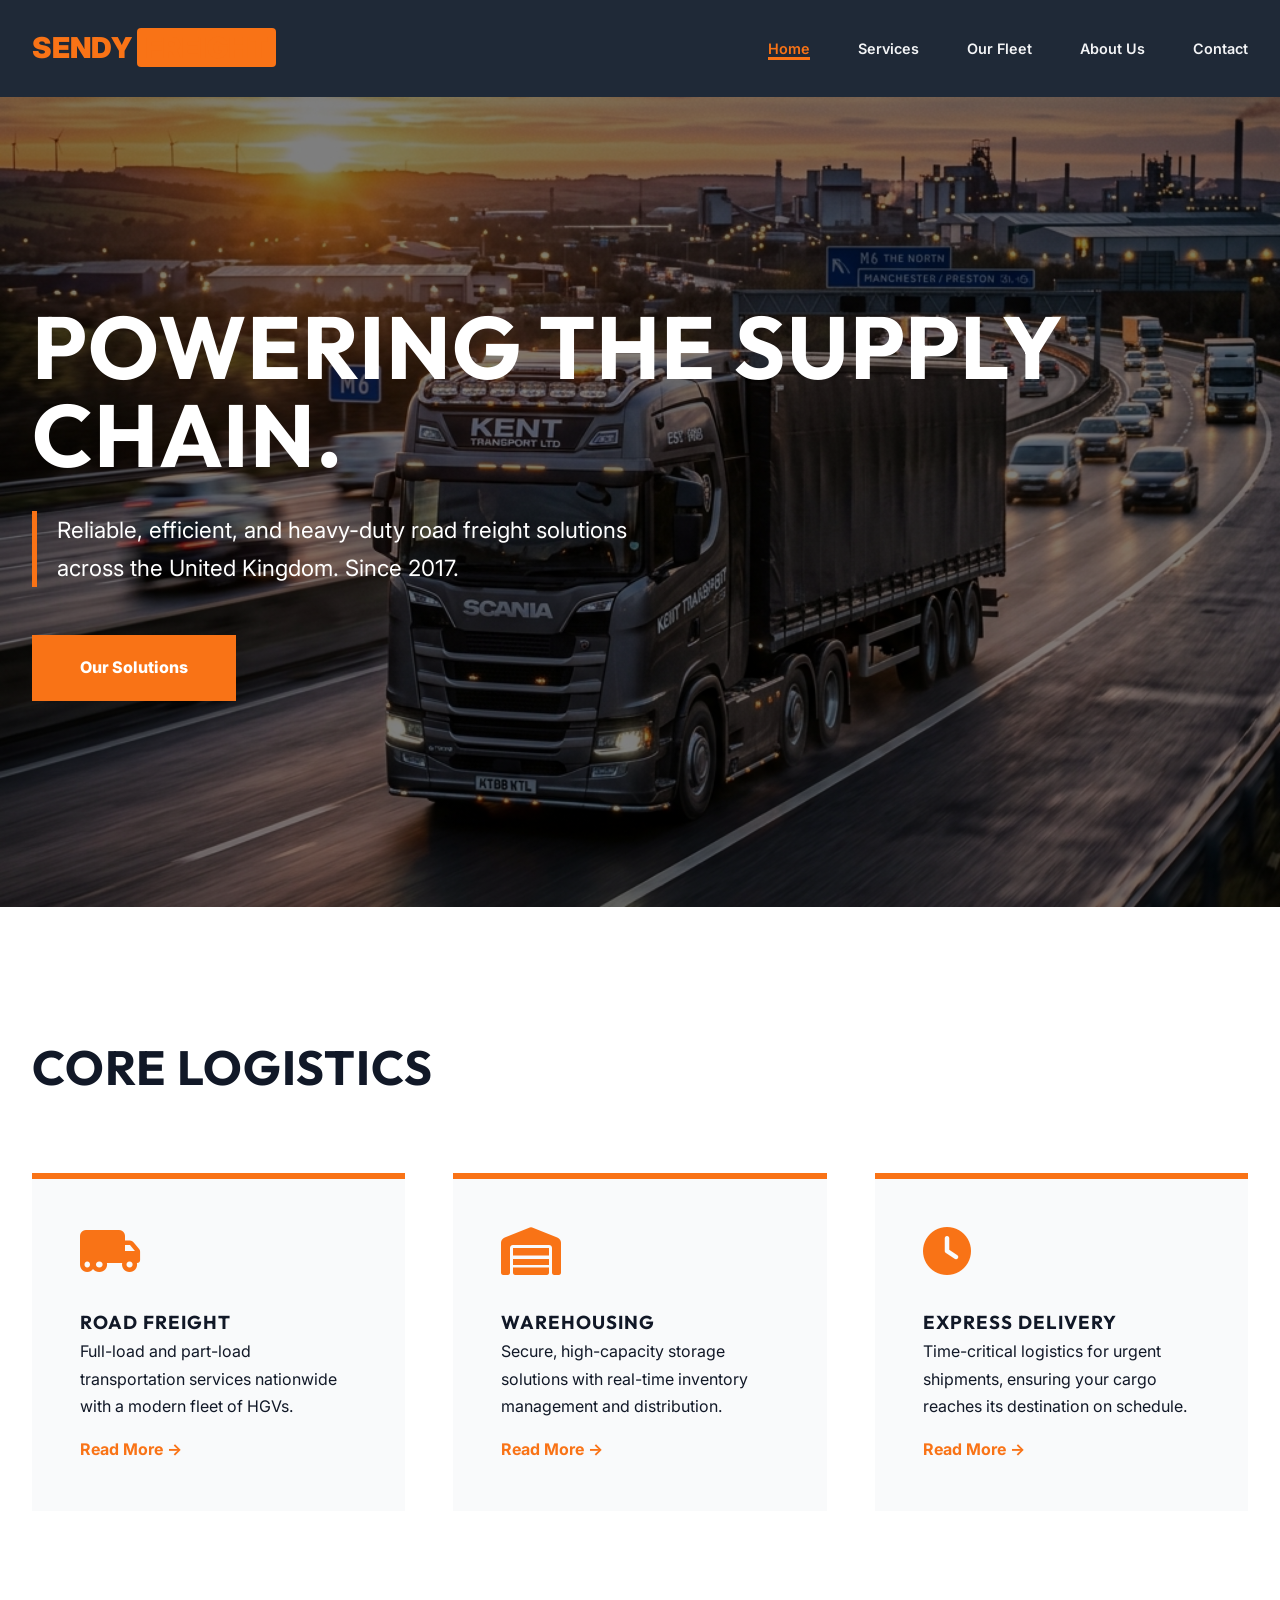
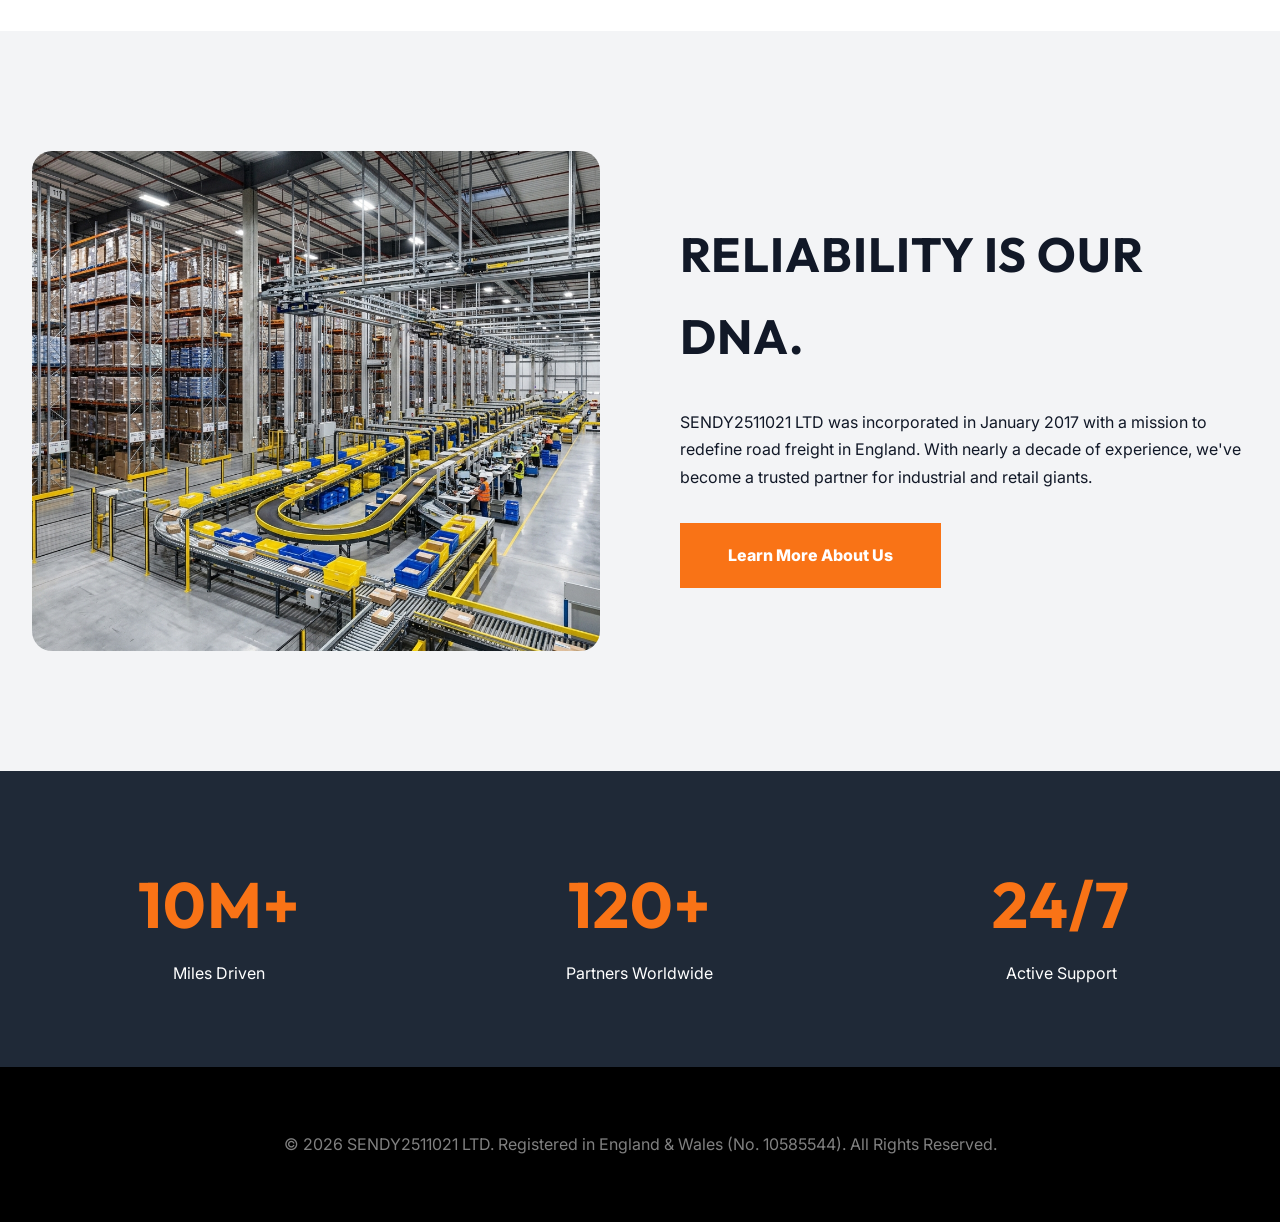
<file: index.html>
<!DOCTYPE html>
<html lang="en">
<head>
    <meta charset="UTF-8">
    <meta name="viewport" content="width=device-width, initial-scale=1.0">
    <title>SENDY2511021 LTD | Premier Road Freight & Logistics UK</title>
    <link rel="preconnect" href="https://fonts.googleapis.com">
    <link rel="preconnect" href="https://fonts.gstatic.com" crossorigin>
    <link href="https://fonts.googleapis.com/css2?family=Inter:wght@400;600;800&family=Outfit:wght@800&display=swap" rel="stylesheet">
    <link rel="stylesheet" href="https://cdnjs.cloudflare.com/ajax/libs/font-awesome/6.4.0/css/all.min.css">
    <link rel="stylesheet" href="style.css">
</head>
<body>

    <div id="preloader">
        <div class="loader-content">
            <div class="loader-logo">SENDY<span>FREIGHT</span></div>
            <div class="loader-line"></div>
        </div>
    </div>

    <div class="scroll-bar"></div>

    <header>
        <div class="container">
            <nav>
                <a href="index.html" class="logo">SENDY<span>FREIGHT</span></a>
                <ul class="nav-links">
                    <li><a href="index.html">Home</a></li>
                    <li><a href="services.html">Services</a></li>
                    <li><a href="fleet.html">Our Fleet</a></li>
                    <li><a href="about.html">About Us</a></li>
                    <li><a href="contact.html">Contact</a></li>
                </ul>
            </nav>
        </div>
    </header>

    <main>
        <section id="home" class="hero">
            <div class="container">
                <div class="hero-content">
                    <h1>POWERING THE SUPPLY CHAIN.</h1>
                    <p>Reliable, efficient, and heavy-duty road freight solutions across the United Kingdom. Since 2017.</p>
                    <a href="services.html" class="btn-primary">Our Solutions</a>
                </div>
            </div>
        </section>

        <section id="services">
            <div class="container">
                <h2 style="font-size: 3rem; margin-bottom: 4rem;">Core Logistics</h2>
                <div class="grid">
                    <div class="card reveal">
                        <i class="fas fa-truck-moving"></i>
                        <h3>Road Freight</h3>
                        <p>Full-load and part-load transportation services nationwide with a modern fleet of HGVs.</p>
                        <a href="services.html" style="color: var(--primary); font-weight: 700; text-decoration: none; margin-top: 1rem; display: block;">Read More →</a>
                    </div>
                    <div class="card reveal">
                        <i class="fas fa-warehouse"></i>
                        <h3>Warehousing</h3>
                        <p>Secure, high-capacity storage solutions with real-time inventory management and distribution.</p>
                        <a href="services.html" style="color: var(--primary); font-weight: 700; text-decoration: none; margin-top: 1rem; display: block;">Read More →</a>
                    </div>
                    <div class="card reveal">
                        <i class="fas fa-clock"></i>
                        <h3>Express Delivery</h3>
                        <p>Time-critical logistics for urgent shipments, ensuring your cargo reaches its destination on schedule.</p>
                        <a href="services.html" style="color: var(--primary); font-weight: 700; text-decoration: none; margin-top: 1rem; display: block;">Read More →</a>
                    </div>
                </div>
            </div>
        </section>

        <section id="about" style="background: #f3f4f6;">
            <div class="container">
                <div class="about-flex">
                    <div class="about-img reveal"></div>
                    <div class="about-text reveal">
                        <h2>Reliability is Our DNA.</h2>
                        <p>SENDY2511021 LTD was incorporated in January 2017 with a mission to redefine road freight in England. With nearly a decade of experience, we've become a trusted partner for industrial and retail giants.</p>
                        <a href="about.html" class="btn-primary" style="margin-top: 2rem;">Learn More About Us</a>
                    </div>
                </div>
            </div>
        </section>

        <section class="stats">
            <div class="container">
                <div class="grid" style="text-align: center;">
                    <div class="stat-box">
                        <h3 class="stat-num reveal" data-target="10" data-suffix="M+">0</h3>
                        <p>Miles Driven</p>
                    </div>
                    <div class="stat-box">
                        <h3 class="stat-num reveal" data-target="500" data-suffix="+">0</h3>
                        <p>Partners Worldwide</p>
                    </div>
                    <div class="stat-box">
                        <h3 class="stat-num reveal" data-target="24" data-suffix="/7">0</h3>
                        <p>Active Support</p>
                    </div>
                </div>
            </div>
        </section>
    </main>

    <footer>
        <div class="container">
            <p>&copy; 2026 SENDY2511021 LTD. Registered in England & Wales (No. 10585544). All Rights Reserved.</p>
        </div>
    </footer>

    <script src="script.js"></script>
</body>
</html>
</file>
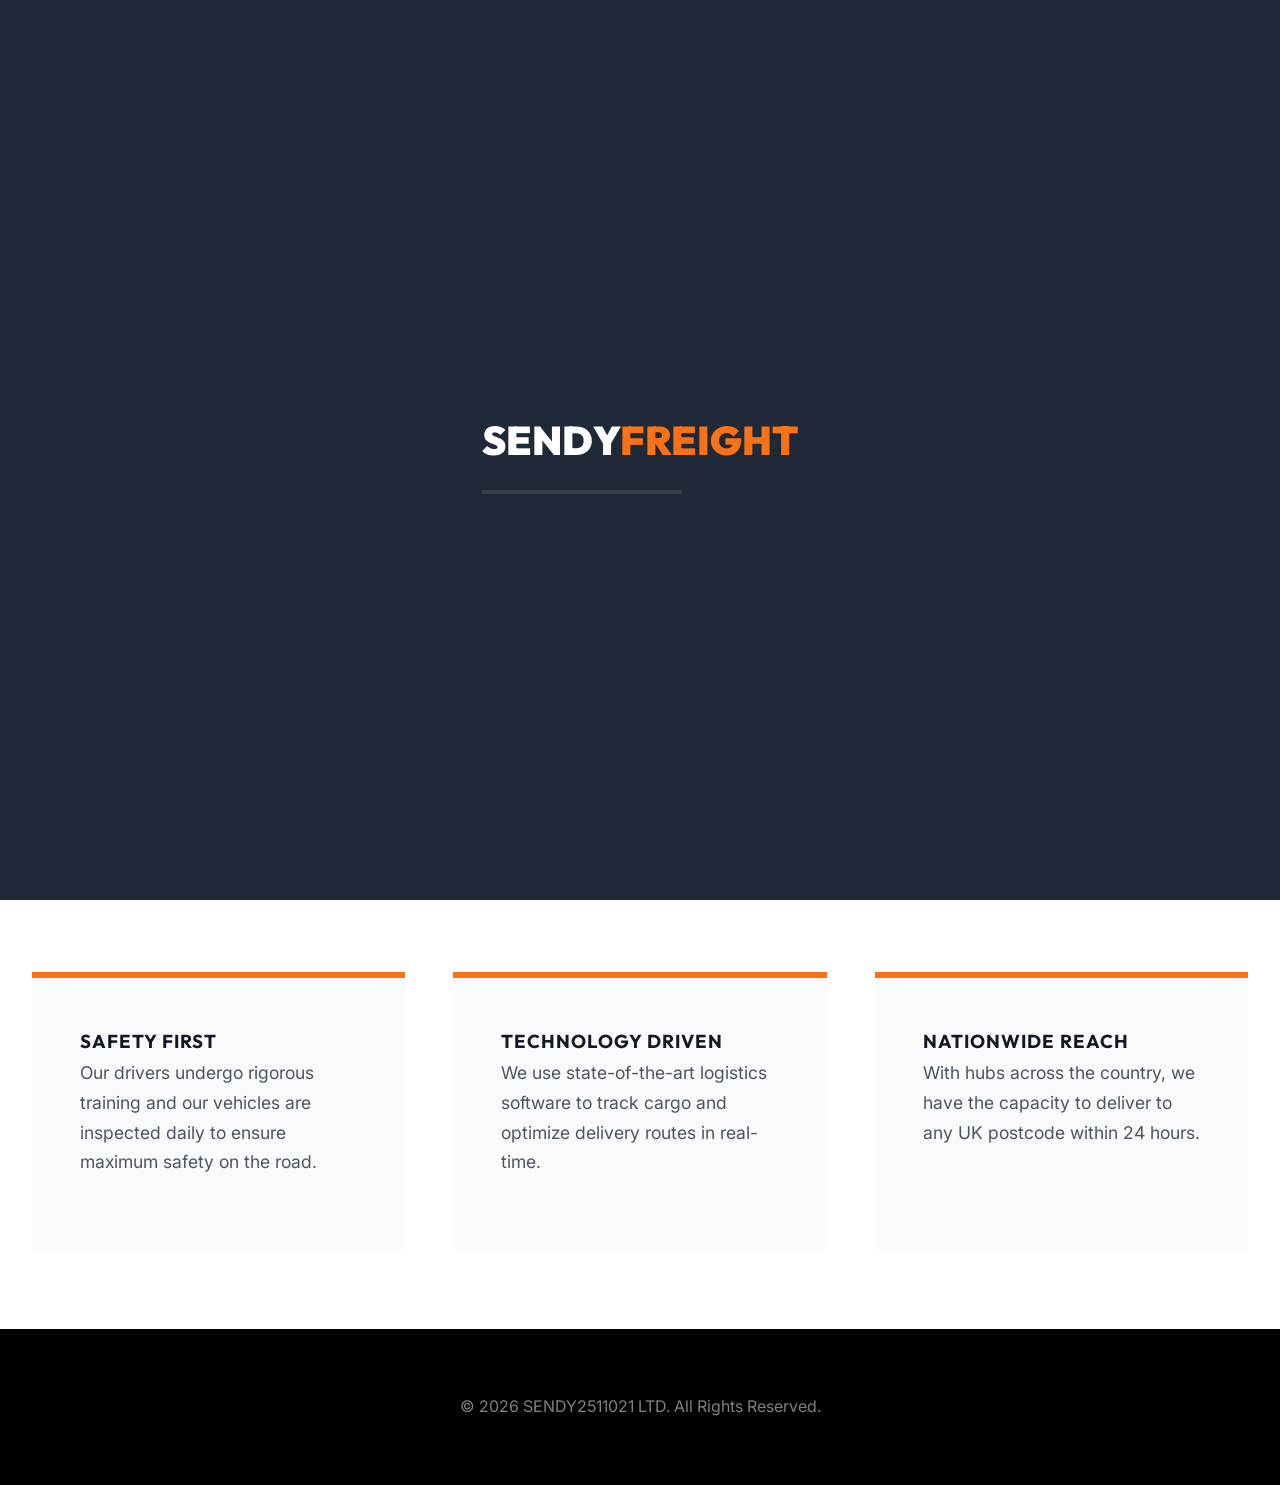
<file: about.html>
<!DOCTYPE html>
<html lang="en">
<head>
    <meta charset="UTF-8">
    <meta name="viewport" content="width=device-width, initial-scale=1.0">
    <title>About Us | SENDY2511021 LTD</title>
    <link rel="preconnect" href="https://fonts.googleapis.com">
    <link rel="preconnect" href="https://fonts.gstatic.com" crossorigin>
    <link href="https://fonts.googleapis.com/css2?family=Inter:wght@400;600;800&family=Outfit:wght@800&display=swap" rel="stylesheet">
    <link rel="stylesheet" href="https://cdnjs.cloudflare.com/ajax/libs/font-awesome/6.4.0/css/all.min.css">
    <link rel="stylesheet" href="style.css">
</head>
<body>
    <div id="preloader">
        <div class="loader-content">
            <div class="loader-logo">SENDY<span>FREIGHT</span></div>
            <div class="loader-line"></div>
        </div>
    </div>
    <div class="scroll-bar"></div>

    <header>
        <div class="container">
            <nav>
                <a href="index.html" class="logo">SENDY<span>FREIGHT</span></a>
                <ul class="nav-links">
                    <li><a href="index.html">Home</a></li>
                    <li><a href="services.html">Services</a></li>
                    <li><a href="fleet.html">Our Fleet</a></li>
                    <li><a href="about.html">About Us</a></li>
                    <li><a href="contact.html">Contact</a></li>
                </ul>
            </nav>
        </div>
    </header>

    <div class="inner-header" style="background-image: linear-gradient(rgba(0,0,0,0.7), rgba(0,0,0,0.7)), url('assets/images/about.png');">
        <div class="container">
            <h1>Our Legacy of Reliability</h1>
        </div>
    </div>

    <section class="info-block">
        <div class="container">
            <div class="about-flex" style="margin-bottom: 5rem;">
                <div class="about-text">
                    <h2>Founded in 2017</h2>
                    <p>SENDY2511021 LTD was established with a clear objective: to provide the most dependable road freight network in the UK. Over the years, we have grown from a single vehicle operation into a respected name in the logistics industry.</p>
                    <p>Our commitment to "Safety First, Service Always" has allowed us to maintain long-standing partnerships with some of the biggest names in retail and manufacturing.</p>
                </div>
                <div class="about-img reveal" style="height: 400px; border-radius: 10px;"></div>
            </div>

            <div class="grid">
                <div class="card">
                    <h3>Safety First</h3>
                    <p>Our drivers undergo rigorous training and our vehicles are inspected daily to ensure maximum safety on the road.</p>
                </div>
                <div class="card">
                    <h3>Technology Driven</h3>
                    <p>We use state-of-the-art logistics software to track cargo and optimize delivery routes in real-time.</p>
                </div>
                <div class="card">
                    <h3>Nationwide Reach</h3>
                    <p>With hubs across the country, we have the capacity to deliver to any UK postcode within 24 hours.</p>
                </div>
            </div>
        </div>
    </section>

    <footer>
        <div class="container">
            <p>&copy; 2026 SENDY2511021 LTD. All Rights Reserved.</p>
        </div>
    </footer>
    <script src="script.js"></script>
</body>
</html>
</file>
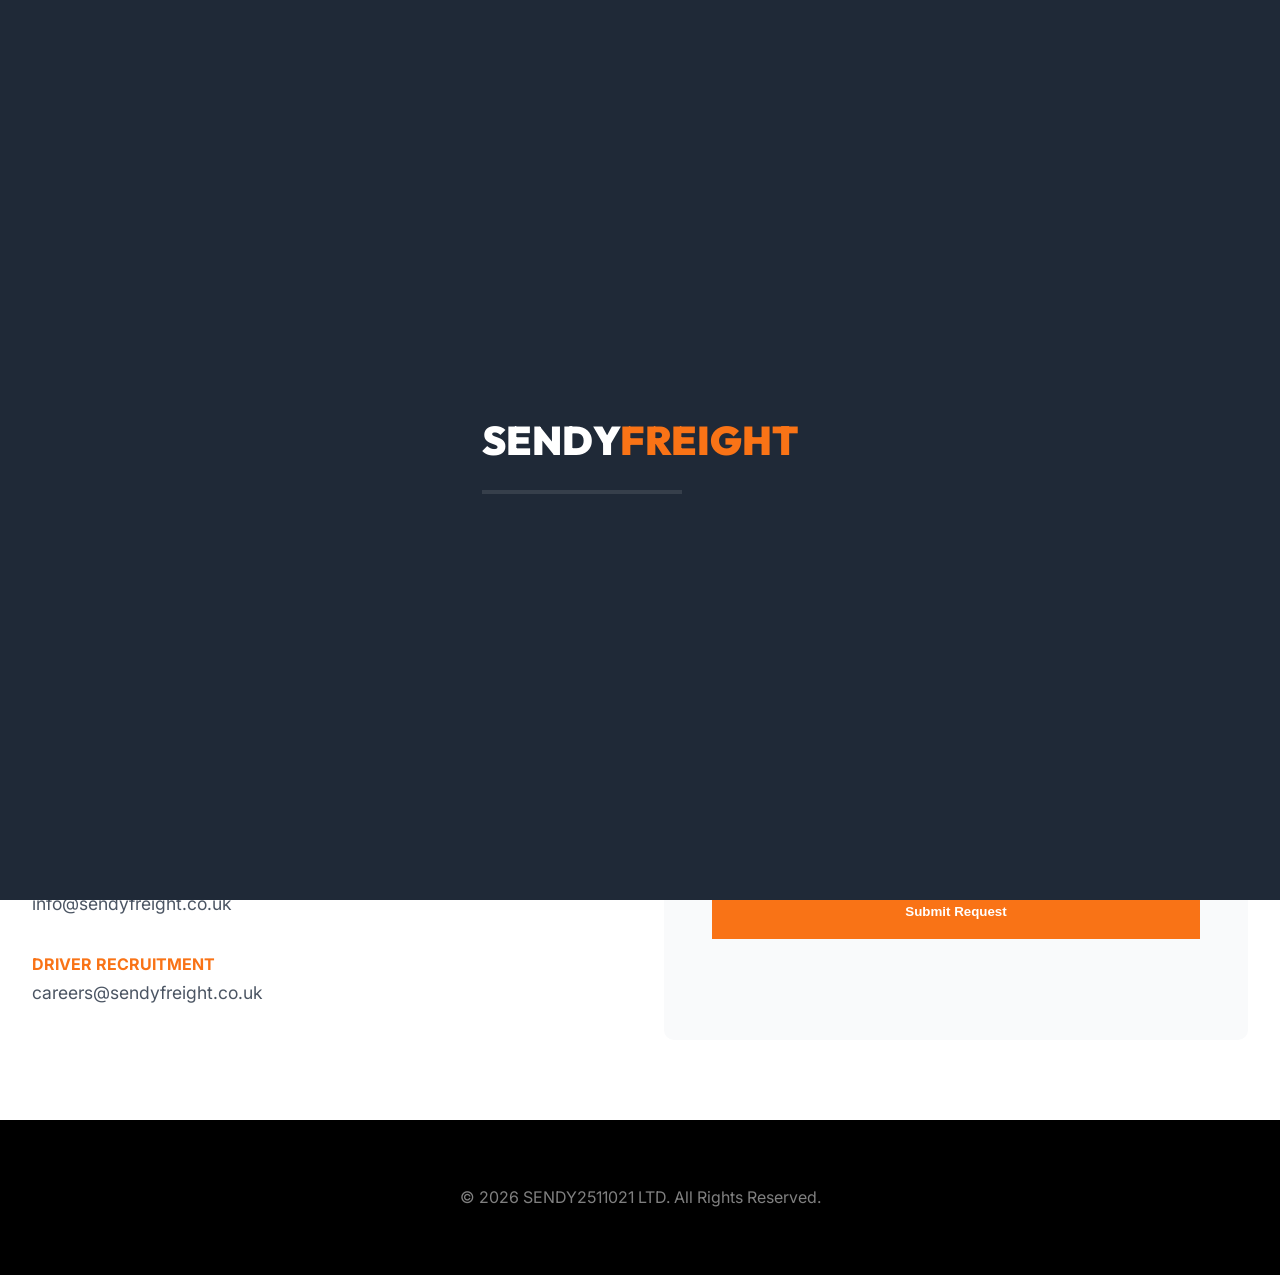
<file: contact.html>
<!DOCTYPE html>
<html lang="en">
<head>
    <meta charset="UTF-8">
    <meta name="viewport" content="width=device-width, initial-scale=1.0">
    <title>Contact Us | SENDY2511021 LTD</title>
    <link rel="preconnect" href="https://fonts.googleapis.com">
    <link rel="preconnect" href="https://fonts.gstatic.com" crossorigin>
    <link href="https://fonts.googleapis.com/css2?family=Inter:wght@400;600;800&family=Outfit:wght@800&display=swap" rel="stylesheet">
    <link rel="stylesheet" href="https://cdnjs.cloudflare.com/ajax/libs/font-awesome/6.4.0/css/all.min.css">
    <link rel="stylesheet" href="style.css">
</head>
<body>
    <div id="preloader">
        <div class="loader-content">
            <div class="loader-logo">SENDY<span>FREIGHT</span></div>
            <div class="loader-line"></div>
        </div>
    </div>
    <div class="scroll-bar"></div>

    <header>
        <div class="container">
            <nav>
                <a href="index.html" class="logo">SENDY<span>FREIGHT</span></a>
                <ul class="nav-links">
                    <li><a href="index.html">Home</a></li>
                    <li><a href="services.html">Services</a></li>
                    <li><a href="fleet.html">Our Fleet</a></li>
                    <li><a href="about.html">About Us</a></li>
                    <li><a href="contact.html">Contact</a></li>
                </ul>
            </nav>
        </div>
    </header>

    <div class="inner-header">
        <div class="container">
            <h1>Contact Our Logistics Team</h1>
        </div>
    </div>

    <section class="info-block">
        <div class="container">
            <div class="grid">
                <div class="contact-details">
                    <h2>Get a Freight Quote</h2>
                    <p style="margin-bottom: 2rem;">Our dispatchers are available 24/7 to handle your transport requirements. Reach out today for a competitive quote.</p>
                    
                    <div style="margin-bottom: 2rem;">
                        <h4 style="color: var(--primary); text-transform: uppercase;">Head Office</h4>
                        <p>37 Kirby Road, Leicester, England, LE3 6BD</p>
                    </div>

                    <div style="margin-bottom: 2rem;">
                        <h4 style="color: var(--primary); text-transform: uppercase;">Mobile Contact</h4>
                        <p>+447466542668</p>
                    </div>

                    <div style="margin-bottom: 2rem;">
                        <h4 style="color: var(--primary); text-transform: uppercase;">General Inquiries</h4>
                        <p>info@sendyfreight.co.uk</p>
                    </div>

                    <div style="margin-bottom: 2rem;">
                        <h4 style="color: var(--primary); text-transform: uppercase;">Driver Recruitment</h4>
                        <p>careers@sendyfreight.co.uk</p>
                    </div>
                </div>

                <div class="form-container" style="background: var(--bg-gray); padding: 3rem; border-radius: 10px;">
                    <form>
                        <div style="display: grid; grid-template-columns: 1fr 1fr; gap: 1rem;">
                            <input type="text" placeholder="First Name" required style="padding: 1rem; border: 1px solid #ddd;">
                            <input type="text" placeholder="Last Name" required style="padding: 1rem; border: 1px solid #ddd;">
                        </div>
                        <input type="email" placeholder="Email Address" required style="padding: 1rem; border: 1px solid #ddd; width: 100%; margin: 1rem 0;">
                        <select style="padding: 1rem; border: 1px solid #ddd; width: 100%; margin-bottom: 1rem;">
                            <option>Road Freight Quote</option>
                            <option>Warehousing Inquiry</option>
                            <option>Career Opportunity</option>
                            <option>Other</option>
                        </select>
                        <textarea placeholder="Tell us about your cargo (Weight, Dimensions, Pickup & Dropoff)..." rows="6" style="padding: 1rem; border: 1px solid #ddd; width: 100%; margin-bottom: 1rem;"></textarea>
                        <button type="submit" class="btn-primary" style="width: 100%; border: none; cursor: pointer;">Submit Request</button>
                    </form>
                </div>
            </div>
        </div>
    </section>

    <footer>
        <div class="container">
            <p>&copy; 2026 SENDY2511021 LTD. All Rights Reserved.</p>
        </div>
    </footer>
    <script src="script.js"></script>
</body>
</html>
</file>
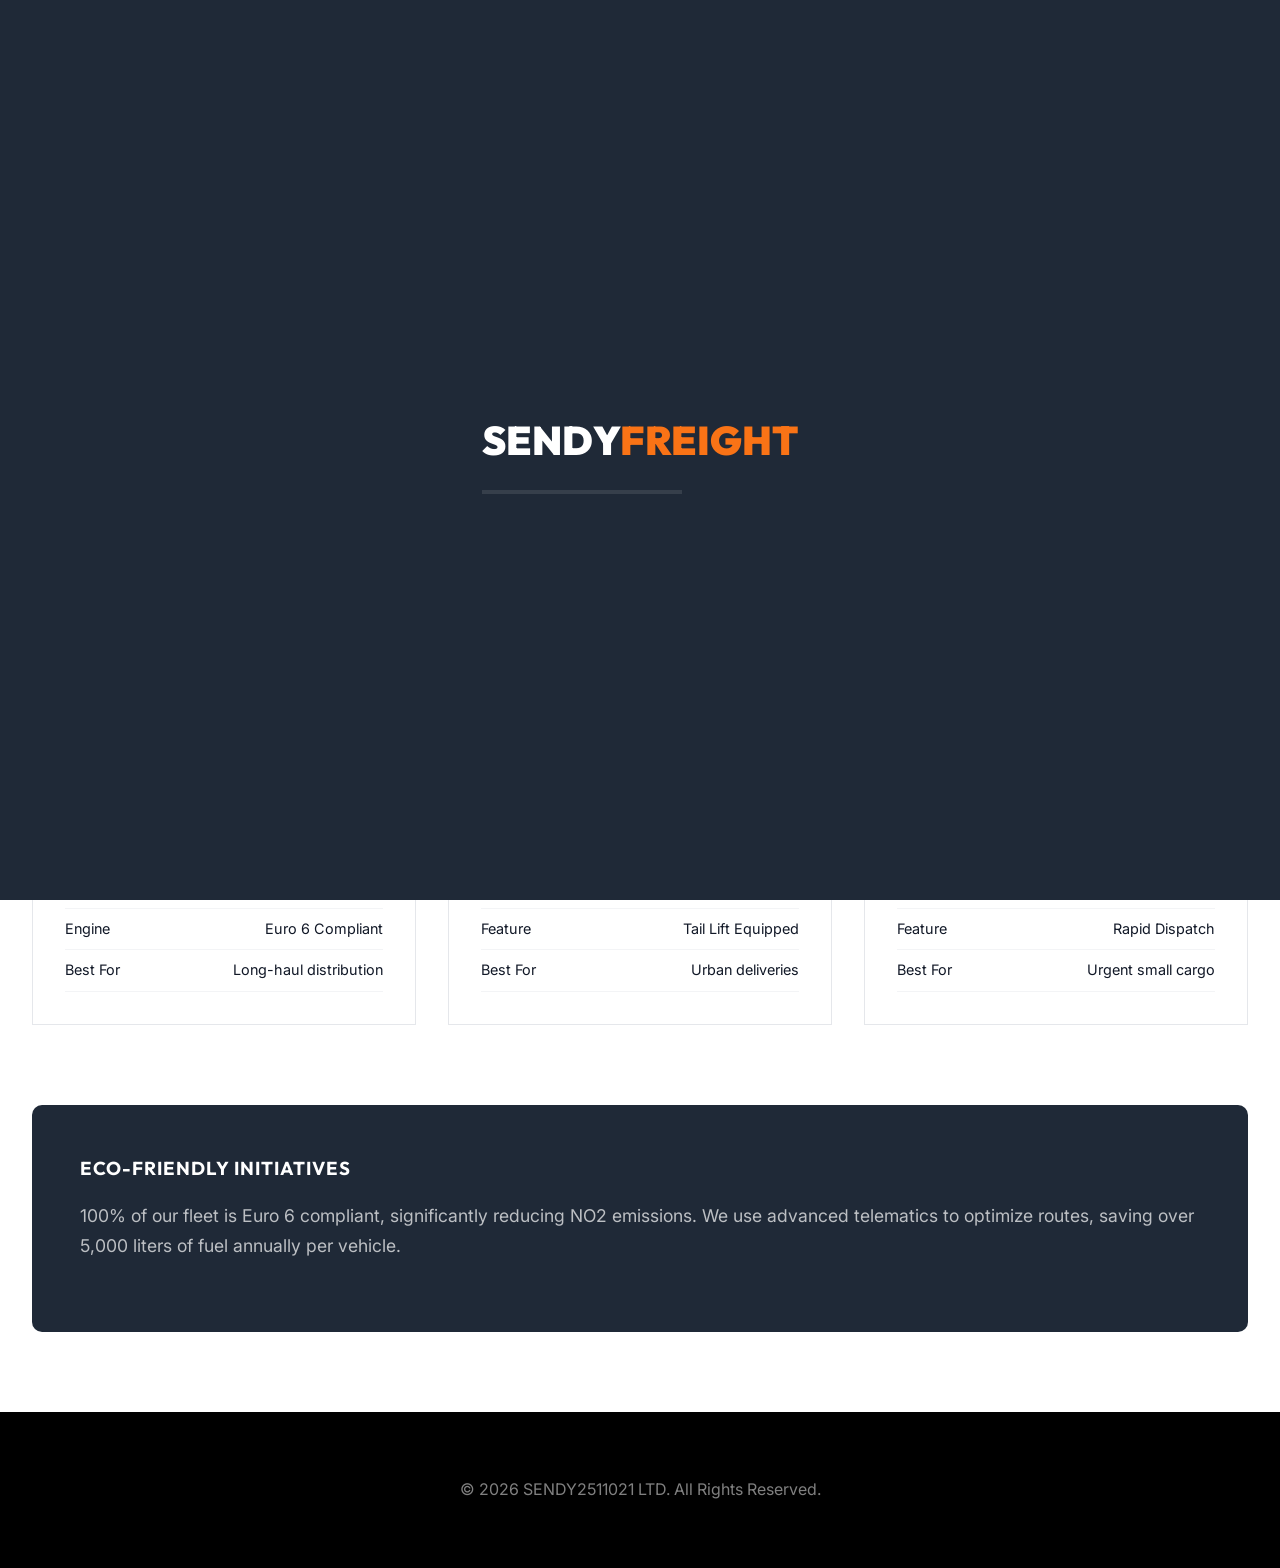
<file: fleet.html>
<!DOCTYPE html>
<html lang="en">
<head>
    <meta charset="UTF-8">
    <meta name="viewport" content="width=device-width, initial-scale=1.0">
    <title>Our Fleet | SENDY2511021 LTD</title>
    <link rel="preconnect" href="https://fonts.googleapis.com">
    <link rel="preconnect" href="https://fonts.gstatic.com" crossorigin>
    <link href="https://fonts.googleapis.com/css2?family=Inter:wght@400;600;800&family=Outfit:wght@800&display=swap" rel="stylesheet">
    <link rel="stylesheet" href="https://cdnjs.cloudflare.com/ajax/libs/font-awesome/6.4.0/css/all.min.css">
    <link rel="stylesheet" href="style.css">
</head>
<body>
    <div id="preloader">
        <div class="loader-content">
            <div class="loader-logo">SENDY<span>FREIGHT</span></div>
            <div class="loader-line"></div>
        </div>
    </div>
    <div class="scroll-bar"></div>

    <header>
        <div class="container">
            <nav>
                <a href="index.html" class="logo">SENDY<span>FREIGHT</span></a>
                <ul class="nav-links">
                    <li><a href="index.html">Home</a></li>
                    <li><a href="services.html">Services</a></li>
                    <li><a href="fleet.html">Our Fleet</a></li>
                    <li><a href="about.html">About Us</a></li>
                    <li><a href="contact.html">Contact</a></li>
                </ul>
            </nav>
        </div>
    </header>

    <div class="inner-header">
        <div class="container">
            <h1>Our Modern Fleet</h1>
        </div>
    </div>

    <section class="info-block">
        <div class="container">
            <div class="section-header" style="margin-bottom: 4rem;">
                <h2>Cutting-Edge Equipment</h2>
                <p>We invest in the latest vehicle technology to ensure safety, efficiency, and environmental responsibility.</p>
            </div>
            
            <div class="fleet-grid">
                <div class="fleet-item reveal">
                    <i class="fas fa-truck" style="font-size: 2.5rem; color: var(--primary);"></i>
                    <h3>44T Articulated HGVs</h3>
                    <div class="fleet-spec"><span>Payload</span> <span>29,000kg</span></div>
                    <div class="fleet-spec"><span>Pallets</span> <span>26 Standard</span></div>
                    <div class="fleet-spec"><span>Engine</span> <span>Euro 6 Compliant</span></div>
                    <div class="fleet-spec"><span>Best For</span> <span>Long-haul distribution</span></div>
                </div>
                
                <div class="fleet-item reveal">
                    <i class="fas fa-truck-pickup" style="font-size: 2.5rem; color: var(--primary);"></i>
                    <h3>18T Rigid Trucks</h3>
                    <div class="fleet-spec"><span>Payload</span> <span>9,000kg</span></div>
                    <div class="fleet-spec"><span>Pallets</span> <span>14 Standard</span></div>
                    <div class="fleet-spec"><span>Feature</span> <span>Tail Lift Equipped</span></div>
                    <div class="fleet-spec"><span>Best For</span> <span>Urban deliveries</span></div>
                </div>
                
                <div class="fleet-item reveal">
                    <i class="fas fa-shuttle-van" style="font-size: 2.5rem; color: var(--primary);"></i>
                    <h3>3.5T Express Vans</h3>
                    <div class="fleet-spec"><span>Payload</span> <span>1,200kg</span></div>
                    <div class="fleet-spec"><span>Pallets</span> <span>4 Standard</span></div>
                    <div class="fleet-spec"><span>Feature</span> <span>Rapid Dispatch</span></div>
                    <div class="fleet-spec"><span>Best For</span> <span>Urgent small cargo</span></div>
                </div>
            </div>

            <div style="margin-top: 5rem; background: var(--secondary); color: white; padding: 3rem; border-radius: 10px;" class="reveal">
                <h3>Eco-Friendly Initiatives</h3>
                <p style="color: rgba(255,255,255,0.7); margin-top: 1rem;">100% of our fleet is Euro 6 compliant, significantly reducing NO2 emissions. We use advanced telematics to optimize routes, saving over 5,000 liters of fuel annually per vehicle.</p>
            </div>
        </div>
    </section>

    <footer>
        <div class="container">
            <p>&copy; 2026 SENDY2511021 LTD. All Rights Reserved.</p>
        </div>
    </footer>
    <script src="script.js"></script>
</body>
</html>
</file>
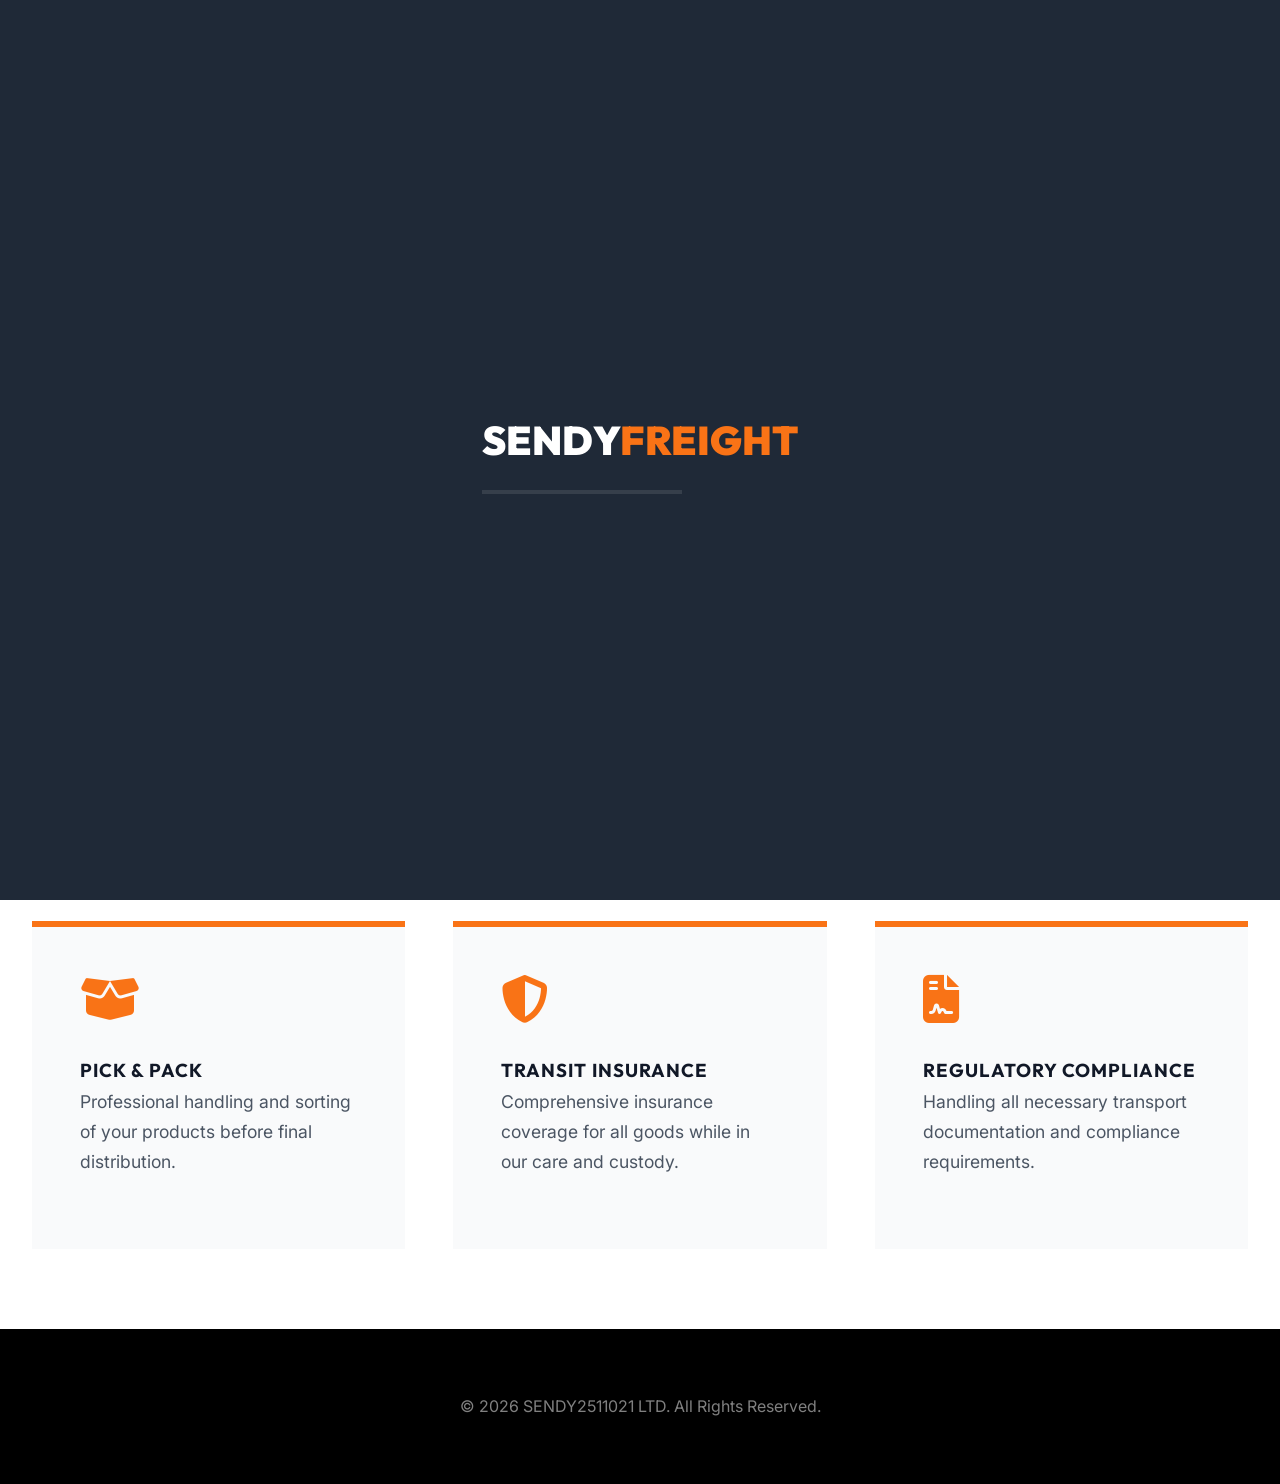
<file: services.html>
<!DOCTYPE html>
<html lang="en">
<head>
    <meta charset="UTF-8">
    <meta name="viewport" content="width=device-width, initial-scale=1.0">
    <title>Our Services | SENDY2511021 LTD</title>
    <link rel="preconnect" href="https://fonts.googleapis.com">
    <link rel="preconnect" href="https://fonts.gstatic.com" crossorigin>
    <link href="https://fonts.googleapis.com/css2?family=Inter:wght@400;600;800&family=Outfit:wght@800&display=swap" rel="stylesheet">
    <link rel="stylesheet" href="https://cdnjs.cloudflare.com/ajax/libs/font-awesome/6.4.0/css/all.min.css">
    <link rel="stylesheet" href="style.css">
</head>
<body>
    <div id="preloader">
        <div class="loader-content">
            <div class="loader-logo">SENDY<span>FREIGHT</span></div>
            <div class="loader-line"></div>
        </div>
    </div>
    <div class="scroll-bar"></div>

    <header>
        <div class="container">
            <nav>
                <a href="index.html" class="logo">SENDY<span>FREIGHT</span></a>
                <ul class="nav-links">
                    <li><a href="index.html">Home</a></li>
                    <li><a href="services.html">Services</a></li>
                    <li><a href="fleet.html">Our Fleet</a></li>
                    <li><a href="about.html">About Us</a></li>
                    <li><a href="contact.html">Contact</a></li>
                </ul>
            </nav>
        </div>
    </header>

    <div class="inner-header" style="background-image: linear-gradient(rgba(0,0,0,0.7), rgba(0,0,0,0.7)), url('assets/images/about.png');">
        <div class="container">
            <h1>Logistics Solutions</h1>
        </div>
    </div>

    <section class="info-block">
        <div class="container">
            <div class="grid">
                <div class="content">
                    <h2>Road Freight Excellence</h2>
                    <p>We provide comprehensive road freight solutions that cover the entire United Kingdom. Our fleet is equipped to handle everything from palletized goods to specialized oversized cargo.</p>
                    <p>With real-time GPS tracking and dedicated dispatchers, we ensure that your cargo is always visible and on schedule.</p>
                </div>
                <div class="content">
                    <ul style="list-style: none;">
                        <li style="margin-bottom: 1.5rem;"><i class="fas fa-check-square" style="color: var(--primary); margin-right: 10px;"></i> <strong>Full Truck Load (FTL):</strong> Dedicated vehicles for your exclusive use.</li>
                        <li style="margin-bottom: 1.5rem;"><i class="fas fa-check-square" style="color: var(--primary); margin-right: 10px;"></i> <strong>Less Than Truckload (LTL):</strong> Cost-effective solutions for smaller shipments.</li>
                        <li style="margin-bottom: 1.5rem;"><i class="fas fa-check-square" style="color: var(--primary); margin-right: 10px;"></i> <strong>Same Day Delivery:</strong> Urgent transport for time-sensitive cargo.</li>
                    </ul>
                </div>
            </div>
            
            <div class="grid" style="margin-top: 4rem;">
                <div class="card">
                    <i class="fas fa-box-open"></i>
                    <h3>Pick & Pack</h3>
                    <p>Professional handling and sorting of your products before final distribution.</p>
                </div>
                <div class="card">
                    <i class="fas fa-shield-alt"></i>
                    <h3>Transit Insurance</h3>
                    <p>Comprehensive insurance coverage for all goods while in our care and custody.</p>
                </div>
                <div class="card">
                    <i class="fas fa-file-contract"></i>
                    <h3>Regulatory Compliance</h3>
                    <p>Handling all necessary transport documentation and compliance requirements.</p>
                </div>
            </div>
        </div>
    </section>

    <footer>
        <div class="container">
            <p>&copy; 2026 SENDY2511021 LTD. All Rights Reserved.</p>
        </div>
    </footer>
    <script src="script.js"></script>
</body>
</html>
</file>
<file: style.css>
:root {
    --primary: #f97316; /* Safety Orange */
    --secondary: #1f2937; /* Charcoal Gray */
    --accent: #ea580c;
    --text-light: #f3f4f6;
    --text-dark: #111827;
    --bg-white: #ffffff;
    --bg-gray: #f9fafb;
    --transition: all 0.4s cubic-bezier(0.165, 0.84, 0.44, 1);
}

/* Preloader */
#preloader {
    position: fixed;
    top: 0;
    left: 0;
    width: 100%;
    height: 100%;
    background: var(--secondary);
    display: flex;
    justify-content: center;
    align-items: center;
    z-index: 10000;
    transition: opacity 0.5s ease;
}

.loader-logo {
    font-size: 2.5rem;
    font-weight: 900;
    color: white;
    font-family: 'Outfit', sans-serif;
}

.loader-logo span { color: var(--primary); }

.loader-line {
    width: 200px;
    height: 4px;
    background: rgba(255,255,255,0.1);
    margin-top: 1rem;
    position: relative;
    overflow: hidden;
}

.loader-line::after {
    content: '';
    position: absolute;
    left: -100%;
    width: 100%;
    height: 100%;
    background: var(--primary);
    animation: loaderMove 1.5s infinite;
}

@keyframes loaderMove {
    to { left: 100%; }
}

/* Scroll Progress */
.scroll-bar {
    position: fixed;
    top: 0;
    left: 0;
    width: 0%;
    height: 5px;
    background: var(--primary);
    z-index: 1001;
}

* {
    margin: 0;
    padding: 0;
    box-sizing: border-box;
}

body {
    font-family: 'Inter', sans-serif;
    color: var(--text-dark);
    line-height: 1.7;
    background-color: var(--bg-white);
}

h1, h2, h3 {
    font-family: 'Outfit', sans-serif;
    text-transform: uppercase;
    letter-spacing: 1px;
}

/* Header */
header {
    background: var(--secondary);
    padding: 1.5rem 0;
    position: sticky;
    top: 0;
    z-index: 1000;
}

.container {
    max-width: 1300px;
    margin: 0 auto;
    padding: 0 2rem;
}

nav {
    display: flex;
    justify-content: space-between;
    align-items: center;
}

.logo {
    color: var(--primary);
    font-size: 1.8rem;
    font-weight: 900;
    text-decoration: none;
}

.logo span {
    color: var(--white);
    background: var(--primary);
    padding: 2px 8px;
    margin-left: 5px;
    border-radius: 4px;
}

.nav-links {
    display: flex;
    list-style: none;
    gap: 3rem;
}

.nav-links a {
    color: var(--text-light);
    text-decoration: none;
    font-weight: 600;
    font-size: 0.9rem;
    transition: var(--transition);
}

.nav-links a:hover {
    color: var(--primary);
}

/* Hero */
.hero {
    height: 90vh;
    background: linear-gradient(rgba(0,0,0,0.5), rgba(0,0,0,0.5)), url('assets/images/hero.png');
    background-size: cover;
    background-position: center;
    display: flex;
    align-items: center;
    color: white;
}

.hero-content h1 {
    font-size: 5.5rem;
    line-height: 1;
    margin-bottom: 2rem;
}

.hero-content p {
    font-size: 1.4rem;
    max-width: 600px;
    margin-bottom: 3rem;
    border-left: 5px solid var(--primary);
    padding-left: 20px;
}

.btn-primary {
    padding: 1.2rem 3rem;
    background: var(--primary);
    color: white;
    text-decoration: none;
    font-weight: 800;
    display: inline-block;
    transition: var(--transition);
}

.btn-primary:hover {
    background: var(--accent);
    transform: skewX(-10deg);
}

/* Services */
section {
    padding: 120px 0;
}

.grid {
    display: grid;
    grid-template-columns: repeat(auto-fit, minmax(300px, 1fr));
    gap: 3rem;
}

.card {
    background: var(--bg-gray);
    padding: 3rem;
    border-top: 6px solid var(--primary);
    transition: var(--transition);
}

.card:hover {
    background: var(--secondary);
    color: white;
    transform: translateY(-10px);
}

.card i {
    font-size: 3rem;
    color: var(--primary);
    margin-bottom: 2rem;
}

/* About */
.about-flex {
    display: flex;
    gap: 5rem;
    align-items: center;
}

.about-img {
    flex: 1;
    height: 500px;
    background: url('assets/images/about.png');
    background-size: cover;
    background-position: center;
    border-radius: 20px;
}

.about-text {
    flex: 1;
}

.about-text h2 {
    font-size: 3rem;
    margin-bottom: 2rem;
}

/* Stats */
.stats {
    background: var(--secondary);
    color: white;
    padding: 80px 0;
}

.stat-box h3 {
    font-size: 4rem;
    color: var(--primary);
}

/* Page Headers */
.inner-header {
    height: 35vh;
    background: linear-gradient(rgba(0,0,0,0.7), rgba(0,0,0,0.7)), url('assets/images/hero.png');
    background-size: cover;
    background-position: center;
    display: flex;
    align-items: center;
    color: white;
    text-transform: uppercase;
}

/* Detailed Sections */
.info-block {
    padding: 80px 0;
}

.info-block h2 {
    font-size: 2.5rem;
    margin-bottom: 2rem;
    border-left: 8px solid var(--primary);
    padding-left: 20px;
}

.info-block p {
    font-size: 1.1rem;
    margin-bottom: 1.5rem;
    color: #4b5563;
}

/* Fleet List */
.fleet-grid {
    display: grid;
    grid-template-columns: repeat(auto-fit, minmax(350px, 1fr));
    gap: 2rem;
}

.fleet-item {
    border: 1px solid #e5e7eb;
    padding: 2rem;
    background: #fff;
    transition: var(--transition);
}

.fleet-item:hover {
    border-color: var(--primary);
    box-shadow: 0 10px 20px rgba(0,0,0,0.05);
}

.fleet-item h3 {
    margin: 1rem 0;
}

.fleet-spec {
    display: flex;
    justify-content: space-between;
    padding: 0.5rem 0;
    border-bottom: 1px solid #f3f4f6;
    font-size: 0.9rem;
}

/* Footer */
footer {
    background: #000;
    color: rgba(255,255,255,0.5);
    padding: 4rem 0;
    text-align: center;
}

/* Animations */
.reveal {
    opacity: 0;
    transform: translateY(50px);
    transition: all 1s ease-out;
}

.reveal.active {
    opacity: 1;
    transform: translateY(0);
}
</file>
